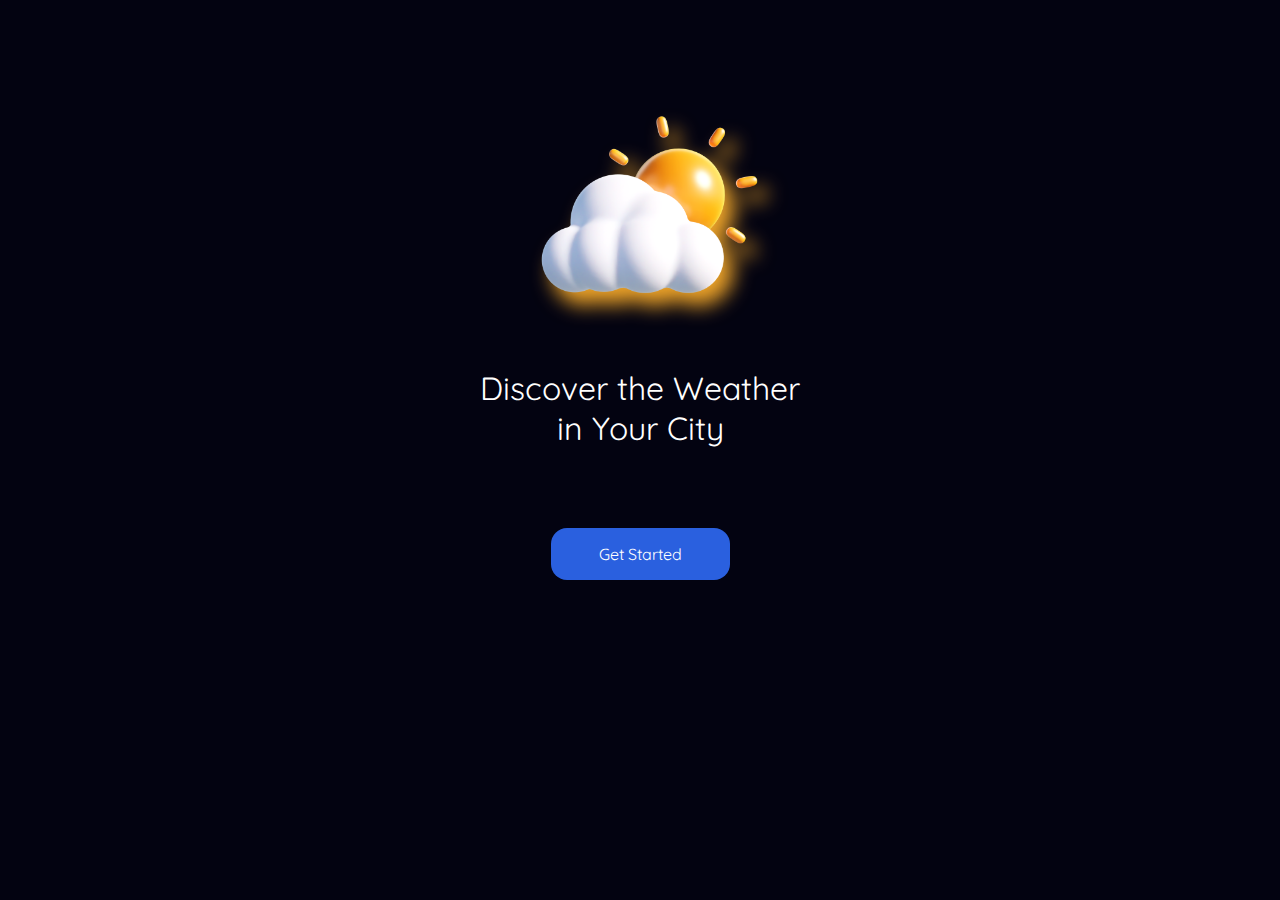
<file: index.html>
<!DOCTYPE html>
<html lang="en">
<head>
    <link rel="icon" type="image/png" href="/images/weather icons/Sunny.png"> 
    <link href="https://fonts.googleapis.com/css2?family=Quicksand&display=swap" rel="stylesheet">
    <link rel="stylesheet" href="/css/styles.css">
    <meta charset="UTF-8">
    <meta http-equiv="X-UA-Compatible" content="IE=edge">
    <meta name="viewport" content="width=device-width, initial-scale=1.0">
    <title>Weather App</title>
</head>
<body>

    <img src="/images/weather icons/02d" alt="picture of sunny cloudly day icon" class="main-icon">

    <div class="intro-to-web-app">
        Discover the Weather <br>in Your City
    </div>




<a href="/weather.html" class="get-started">Get Started</a>
    
    <script src="/js/script.js"></script>
</body>
</html>
</file>
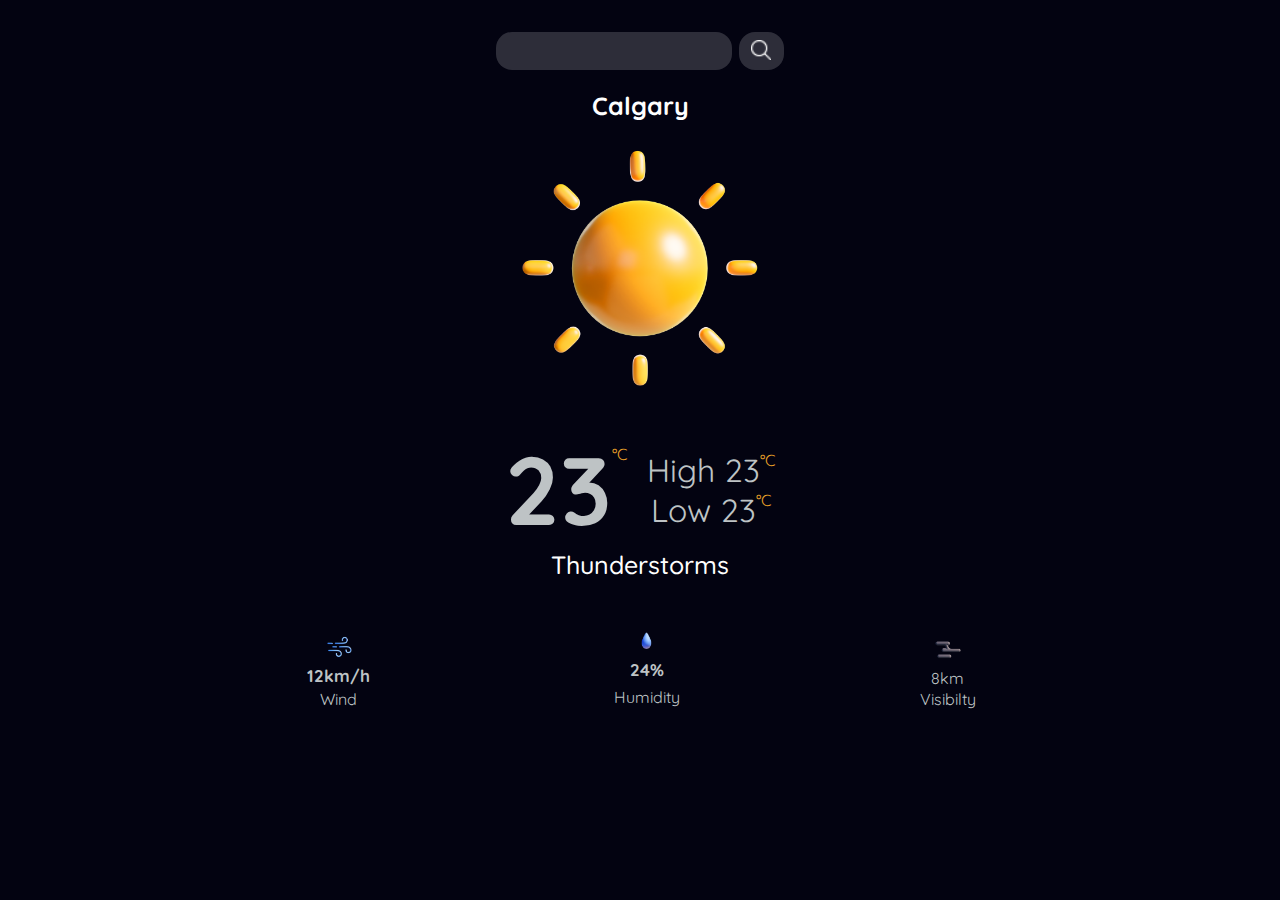
<file: weather.html>
<!DOCTYPE html>
<html lang="en">
<head>
    <link rel="icon" type="image/png" href="/images/weather icons/Sunny.png"> 
    <link href="https://fonts.googleapis.com/css2?family=Quicksand&display=swap" rel="stylesheet">
    <link rel="stylesheet" href="/css/weather.css">
    <meta charset="UTF-8">
    <meta http-equiv="X-UA-Compatible" content="IE=edge">
    <meta name="viewport" content="width=device-width, initial-scale=1.0">
    <title>Weather App</title>
</head>
<body>
    
      <div id="search-container">
        <input type="text" id="search-bar" required>
        <button id="search-button"><img src="/images/search icon/search icon.png" alt="button of search icon" class="search-image-icon"></button>
      </div>

      <!-- city of weather data being shown -->
        <div id="city-name">Calgary</div>

     
    <!-- main weather icon for the day -->
    <img src="/images/weather icons/01d" alt="picture of weather icon" id="weather-icon">

    <div class="weather-details">
        <div class="temperature-container">
            <div id="temperature">23</div>
            <div class="degree-sign">°C</div>
            <div>
                <div class="temperature-container-2"> 
                    <div id="temperature-2"> High 
                        <p id="temp-high">23</p> 
                    </div>
                    <div class="degree-sign-2">°C</div>
                </div>
                <div class="temperature-container-3"> 
                    <div id="temperature-2">Low 
                        <p id="temp-low">23</p> 
                    </div>
                    <div class="degree-sign-2">°C</div>
                </div>
            </div> 
        </div>    
    </div>
        <div id="type-of-weather">Thunderstorms</div>
    </div>


    <!-- weather details for the day in detail -->
    <div class="weather-information">
        <ul class="list-of-weather-details">
            <li><img src="/images/weather icons/Windy.png" alt="picture of wind icon from httpsfree3dicon.com" class="wind-icon"></li>
            <li id="wind">12km/h</li>
            <li>Wind</li>
        </ul>
        <ul class="list-of-weather-details">
            <li><img src="/images/weather icons/Umbrealla + Rainy - Copy.png" alt="picture of humidity icon" class="humidity-icon"></li>
            <li id="humidity">24%</li>
            <li>Humidity</li>
        </ul>
        <ul class="list-of-weather-details">
            <li><img src="/images/weather icons/Dark Fog.png" alt="picture of rain icon" class="fog-icon"></li>
            <li id="fog">8km</li>
            <li>Visibilty</li>
        </ul>
    </div>


    <script src="/js/script.js"></script>
</body>
</html>
</file>
<file: css/styles.css>
body{
  background-color: #030311;
  font-family: 'Quicksand', sans-serif;
}
.main-icon{
  width: 19rem;
  display: block;
  margin: 0 auto;
  margin-top: 4em;
  filter: drop-shadow(10px 13px 10px #eda329);
}
.intro-to-web-app{
  color: white;
  text-align: center;
  font-size: 2em;
}
.get-started{
  display: block;
  text-align: center;
  text-decoration: none;
  color: white;
  background-color: #2a60df;
  width: fit-content;
  margin: 0 auto;
  margin-top: 5em;
  padding: 1em 3em;
  border-radius: 16px;
}
.get-started:hover{
  background-color: rgb(59, 144, 214);
}
</file>
<file: css/weather.css>
body{
    /* background-color: #1e2329;   */
    background-color: #030311;     
    margin: 0;
    font-family: 'Quicksand', sans-serif;
}
html{
    /* box-shadow: inset 0 0 2000px rgba(255, 255, 255, .5); */
    min-height: 100vh;
}
 
 #search-container{
  display: flex;
  justify-content: center;
  margin: 0 auto;
  margin-top: 2em;
  border-style: none;
  width: 33vw;
 }
 #search-bar{
  background-color: rgba(255, 255, 255, 0.17);
  border-style: none;
  font-size: 18px;
  border-radius: 16px;
  color: white;
  text-align: center;
 }
 .search-image-icon{
  width: 1.5em;
  padding: .5em;
 }
 #search-button{
  background-color: rgba(255, 255, 255, 0.17);
  border-style: none;
  border-radius: 16px;
  margin-left: .5em;
 }

 
#city-name{
    color: white;
    text-align: center;
    font-size: 25px;
    margin-top: 20px;
    font-weight: 700;
 }
 .location-icon{
  margin: 5px;
 }

 #weather-icon{
  display: block;
  margin: 0 auto;
  width: 18rem;
 }
 .temperature-container{
   display: flex;
   justify-content: center;
 }
 .temperature-container-2{
   display: flex;
   justify-content: center;
   padding: 1.3em 0 0 1.3em;
 }
 .temperature-container-3{
   display: flex;
   justify-content: center;
   padding: 0 0 0 1.3em;
 }
 #temperature-2{
   font-size: 2em;
   display: flex;
 }
 .degree-sign{
   padding-top: 15px;
   color: #eda329;
 }
 .degree-sign-2{
   color: #eda329;
 }
 #temp-high, #temp-low{
   margin: 0;
   margin-left: 10px;
 }
 .weather-details{
    color: #bec3c5;
    list-style: none;
    text-align: center;
    padding: 0;
    margin-top: 20px;
 }
 #temperature{
    font-size: 6rem;
    font-weight: 900;
 }
 #type-of-weather{
    font-size: 25px;
    font-weight: 500;
    text-align: center;
    color: white;
 }
.weather-information{
    display: flex;
    justify-content: space-evenly;
    color: #bec3c5;
    width: 90%;
    margin: 0 auto;
    margin-top: 45px;
    padding: 5px 0;
}
.list-of-weather-details{
    padding: 0;
    margin: 0;
    list-style: none;
    display: flex;
    flex-direction: column;
    justify-content: space-around;
    text-align: center;
  }
 .wind-icon{
    width: 2em;
    display: block;
    margin: 0 auto;
 }
 .fog-icon{
    width: 2.3em;
    display: block;
    margin: 0 auto;
 }
 .humidity-icon{
    width: 1.2em;
    display: block;
    margin: 0 auto;
 }
 #wind, #humidity, #rain{
    font-weight: 900;
    margin: 3px;
    font-size: 17px;
 }
 .forecast-weather{
   width: 1.5em;
 }
</file>
